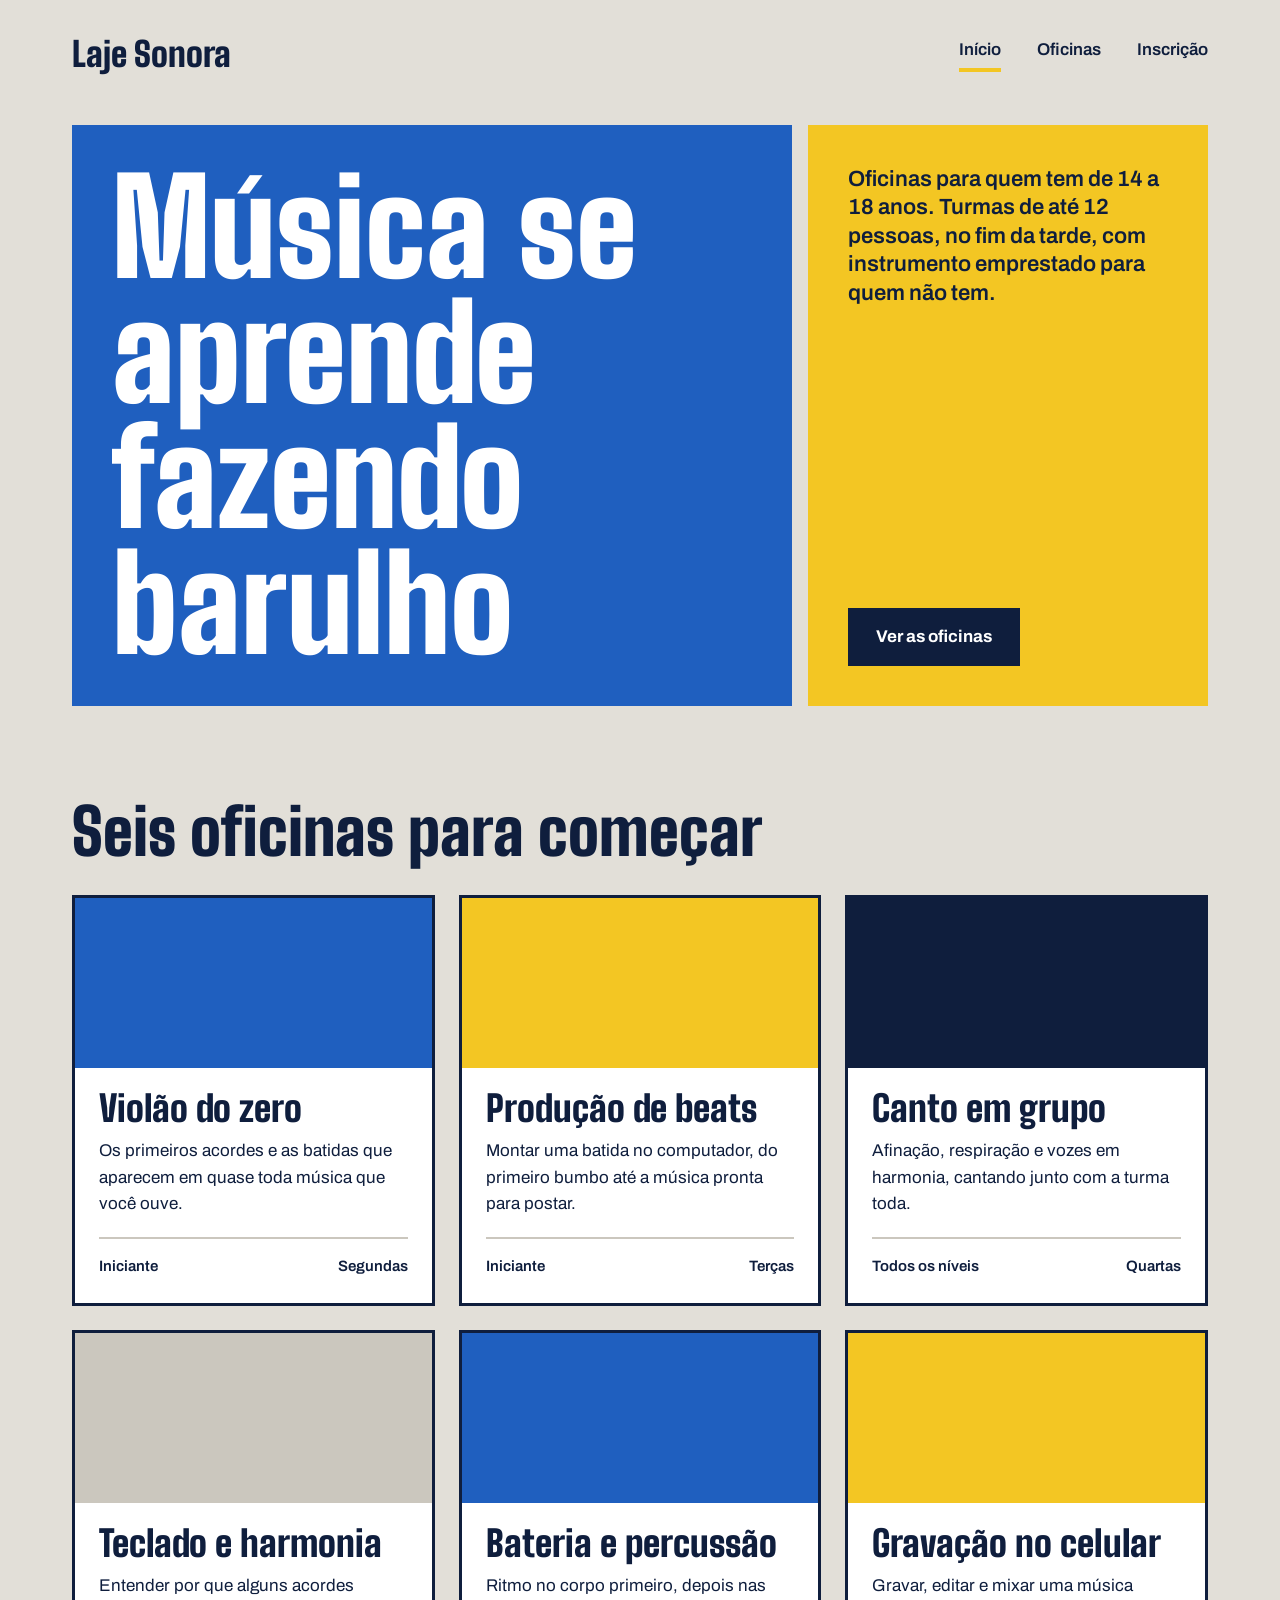
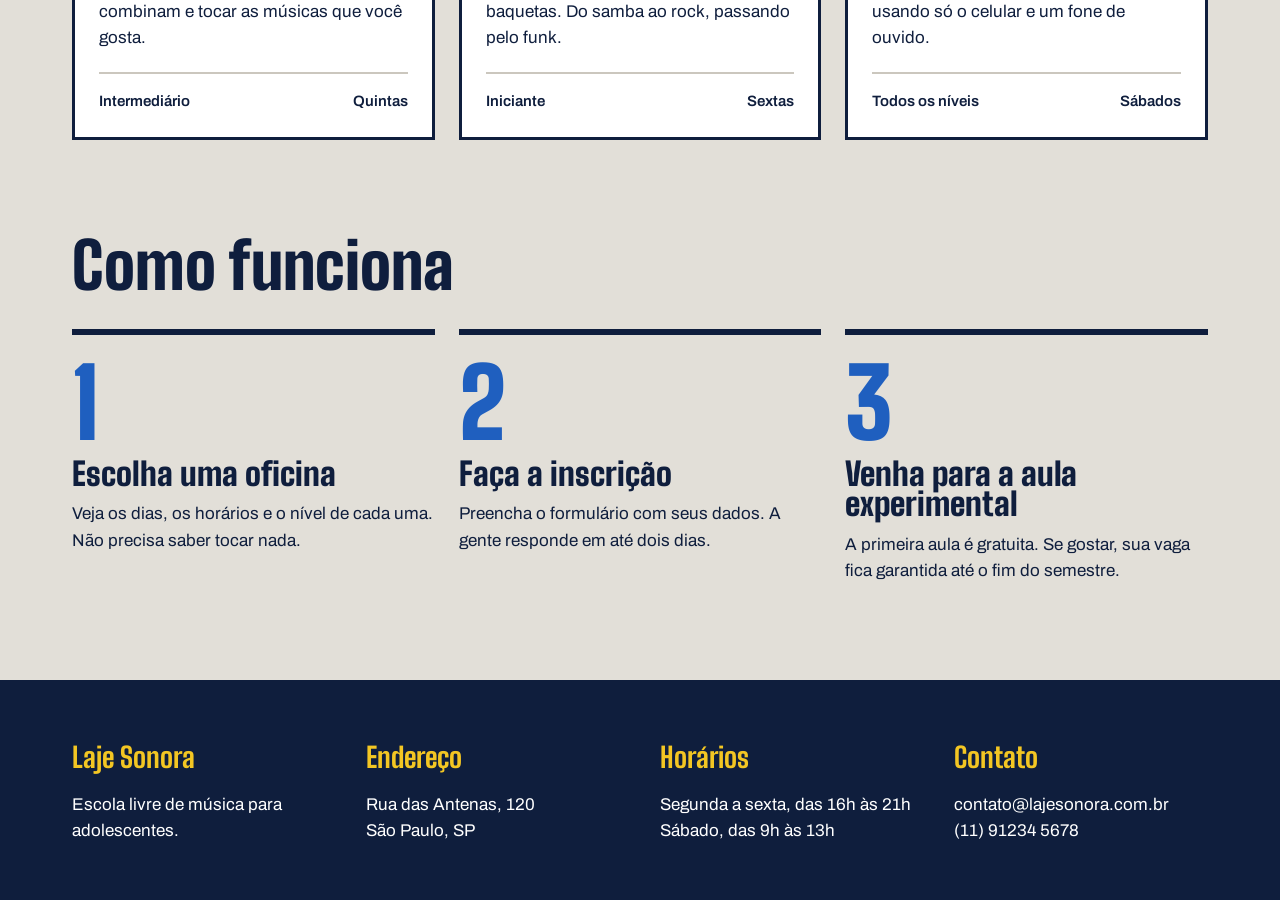
<file: index.html>
<!DOCTYPE html>
<html lang="pt-BR">
<head>
    <meta charset="UTF-8">
    <meta name="viewport" content="width=device-width, initial-scale=1.0">
    <title>Laje Sonora | Início</title>
    <link rel="preconnect" href="https://fonts.googleapis.com">
    <link rel="preconnect" href="https://fonts.gstatic.com" crossorigin>
    <link href="https://fonts.googleapis.com/css2?family=Archivo:wght@400;600;700&family=Big+Shoulders:opsz,wght@10..72,900&display=swap" rel="stylesheet">
    <link rel="stylesheet" href="index.css">
</head>
<body>
    <header class="conteudo topo">
        <a href="index.html" class="logo">Laje Sonora</a>

        <nav class="menu">
            <a href="index.html" class="atual">Início</a>
            <a href="oficinas.html">Oficinas</a>
            <a href="inscricao.html">Inscrição</a>
        </nav>
    </header>

    <main>
        <section class="conteudo cartazes">
            <div class="cartaz cartaz-principal">
                <h1>Música se aprende fazendo barulho</h1>  
            </div>
            <div class="cartaz cartaz-lateral">
                <p>Oficinas para quem tem de 14 a 18 anos. Turmas de até 12 pessoas, no fim da tarde, com instrumento emprestado para quem não tem.</p>
                <a href="oficinas.html" class="botao">Ver as oficinas</a>
            </div>
        </section>

        <section class="conteudo secao">
            <h2 class="titulo-secao">Seis oficinas para começar</h2>
            <div class="cards">
                <article class="card">
                    <div class="foto foto-azul"></div>
                    <div class="card-texto">
                        <h3>Violão do zero</h3>
                        <p>Os primeiros acordes e as batidas que aparecem em quase toda música que você ouve.</p>
                        <div class="card-info">
                            <span>Iniciante</span>
                            <span>Segundas</span>
                        </div>
                    </div>
                </article>

                <article class="card">
                    <div class="foto foto-amarela"></div>
                    <div class="card-texto">
                        <h3>Produção de beats</h3>
                        <p>Montar uma batida no computador, do primeiro bumbo até a música pronta para postar.</p>
                        <div class="card-info">
                            <span>Iniciante</span>
                            <span>Terças</span>
                        </div>
                    </div>
                </article>

                <article class="card">
                    <div class="foto foto-tinta"></div>
                    <div class="card-texto">
                        <h3>Canto em grupo</h3>
                        <p>Afinação, respiração e vozes em harmonia, cantando junto com a turma toda.</p>
                        <div class="card-info">
                            <span>Todos os níveis</span>
                            <span>Quartas</span>
                        </div>
                    </div>
                </article>

                <article class="card">
                    <div class="foto"></div>
                    <div class="card-texto">
                        <h3>Teclado e harmonia</h3>
                        <p>Entender por que alguns acordes combinam e tocar as músicas que você gosta.</p>
                        <div class="card-info">
                            <span>Intermediário</span>
                            <span>Quintas</span>
                        </div>
                    </div>
                </article>

                <article class="card">
                    <div class="foto foto-azul"></div>
                    <div class="card-texto">
                        <h3>Bateria e percussão</h3>
                        <p>Ritmo no corpo primeiro, depois nas baquetas. Do samba ao rock, passando pelo funk.</p>
                        <div class="card-info">
                            <span>Iniciante</span>
                            <span>Sextas</span>
                        </div>
                    </div>
                </article>

                <article class="card">
                    <div class="foto foto-amarela"></div>
                    <div class="card-texto">
                        <h3>Gravação no celular</h3>
                        <p>Gravar, editar e mixar uma música usando só o celular e um fone de ouvido.</p>
                        <div class="card-info">
                            <span>Todos os níveis</span>
                            <span>Sábados</span>
                        </div>
                    </div>
                </article>
            </div>
        </section>

        <section class="conteudo secao">
            <h2 class="titulo-secao">Como funciona</h2>
            <div class="passos">
                <div class="passo">
                    <p class="passo-numero">1</p>
                    <h3>Escolha uma oficina</h3>
                    <p>Veja os dias, os horários e o nível de cada uma. Não precisa saber tocar nada.</p>
                </div>

                <div class="passo">
                    <p class="passo-numero">2</p>
                    <h3>Faça a inscrição</h3>
                    <p>Preencha o formulário com seus dados. A gente responde em até dois dias.</p>
                </div>

                <div class="passo">
                    <p class="passo-numero">3</p>
                    <h3>Venha para a aula experimental</h3>
                    <p>A primeira aula é gratuita. Se gostar, sua vaga fica garantida até o fim do semestre.</p>
                </div>
            </div>
        </section>
    </main>

    <footer class="rodape">
        <div class="conteudo rodape-colunas">
            <div class="rodape-coluna">
                <h4>Laje Sonora</h4>
                <p>Escola livre de música para adolescentes.</p>
            </div>
            <div class="rodape-coluna">
                <h4>Endereço</h4>
                <p>Rua das Antenas, 120 <br> São Paulo, SP</p>
            </div>
            <div class="rodape-coluna">
                <h4>Horários</h4>
                <p>Segunda a sexta, das 16h às 21h <br> Sábado, das 9h às 13h</p>
            </div>
            <div class="rodape-coluna">
                <h4>Contato</h4>
                <p>contato@lajesonora.com.br <br> (11) 91234 5678</p>
            </div>
        </div>
    </footer>
</body>
</html>
</file>
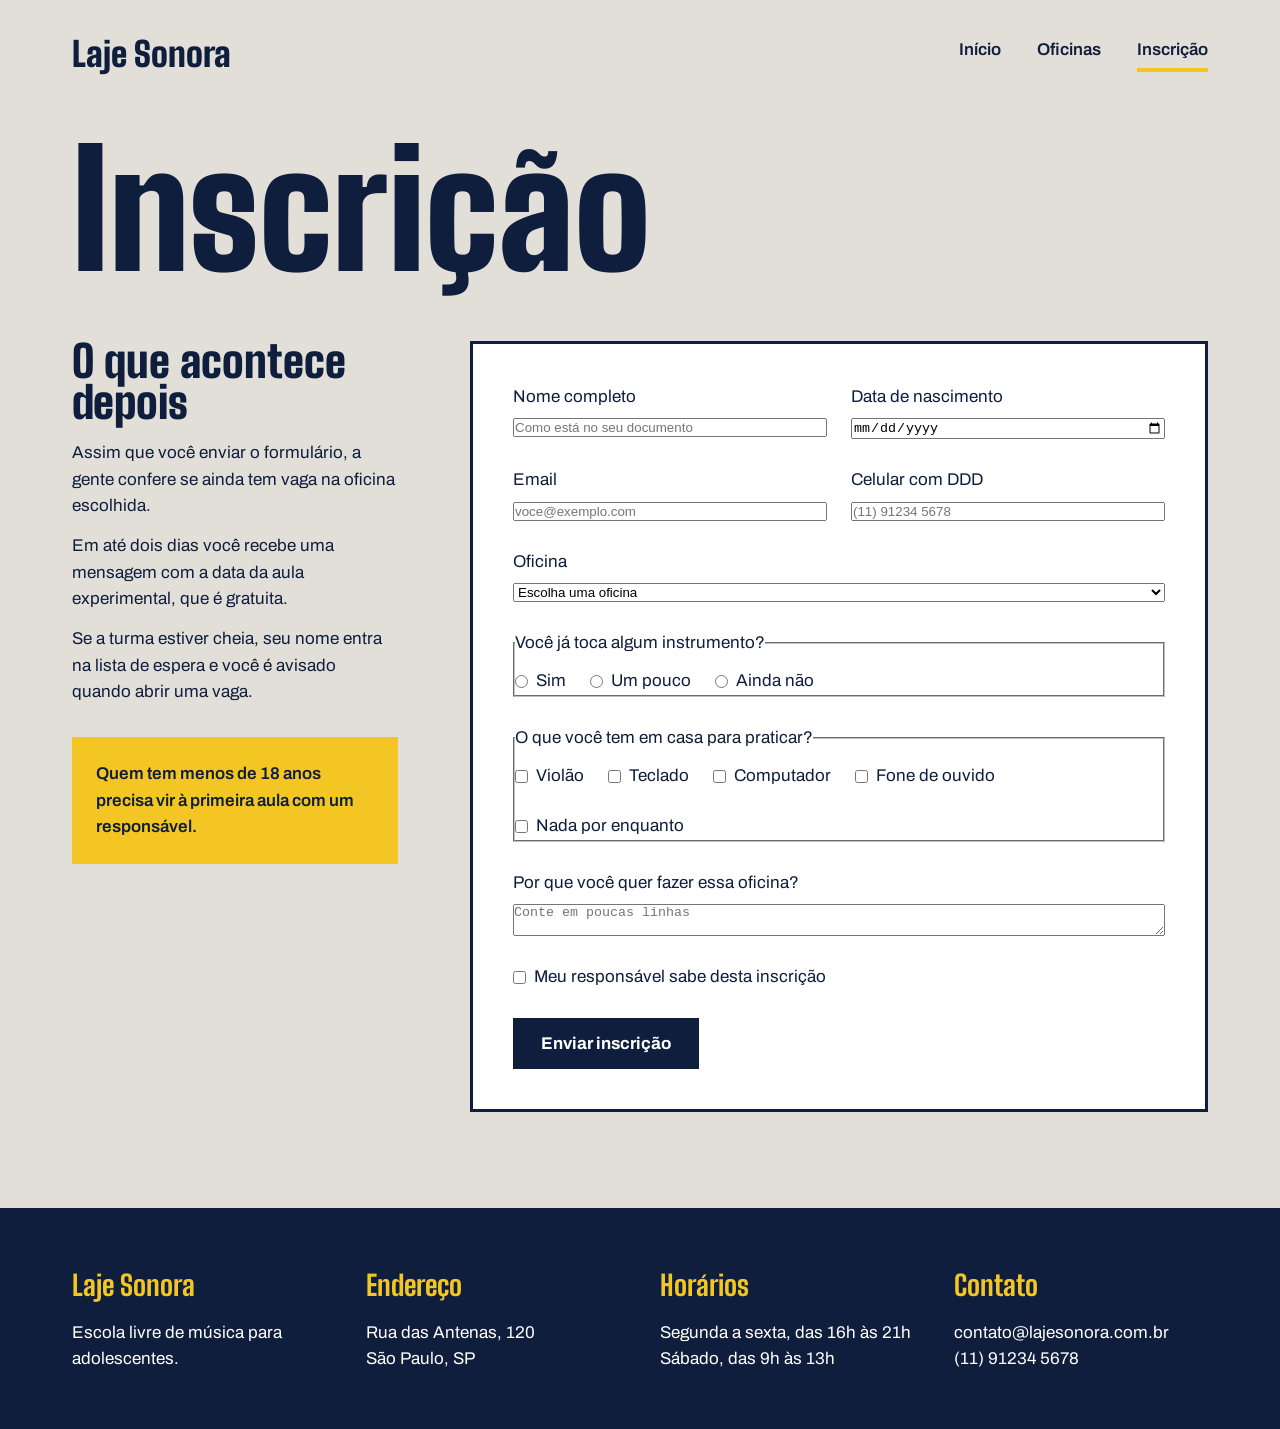
<file: inscricao.html>
<!DOCTYPE html>
<html lang="pt-BR">
<head>
    <meta charset="UTF-8">
    <meta name="viewport" content="width=device-width, initial-scale=1.0">
    <title>Laje Sonora | Inscrição</title>
    <link rel="preconnect" href="https://fonts.googleapis.com">
    <link rel="preconnect" href="https://fonts.gstatic.com" crossorigin>
    <link href="https://fonts.googleapis.com/css2?family=Archivo:wght@400;600;700&family=Big+Shoulders:opsz,wght@10..72,900&display=swap" rel="stylesheet">
    <link rel="stylesheet" href="inscricao.css">
</head>
<body>
    <header class="conteudo topo">
        <a href="index.html" class="logo">Laje Sonora</a>

        <nav class="menu">
            <a href="index.html">Início</a>
            <a href="oficinas.html">Oficinas</a>
            <a href="inscricao.html" class="atual">Inscrição</a>
        </nav>
    </header>

    <main class="conteudo">
        <h1 class="titulo-pagina">Inscrição</h1>

        <div class="inscricao">
            <section class="explicacao">
                <h2>O que acontece depois</h2>
                <p>Assim que você enviar o formulário, a gente confere se ainda tem vaga na oficina escolhida.</p>
                <p>Em até dois dias você recebe uma mensagem com a data da aula experimental, que é gratuita.</p>
                <p>Se a turma estiver cheia, seu nome entra na lista de espera e você é avisado quando abrir uma vaga.</p>
                <p class="aviso">Quem tem menos de 18 anos precisa vir à primeira aula com um responsável.</p>
            </section>

            <form class="formulario" action="#" method="post">
                <div class="linha">
                    <div class="campo">
                        <label for="nome">Nome completo</label>
                        <input type="text" id="nome" name="nome" placeholder="Como está no seu documento" required>
                    </div>

                    <div class="campo">
                        <label for="nascimento">Data de nascimento</label>
                        <input type="date" id="nascimento" name="nascimento" required>
                    </div>
                </div>

                <div class="linha">
                    <div class="campo">
                        <label for="email">Email</label>
                        <input type="email" id="email" name="email" placeholder="voce@exemplo.com" required>
                    </div>

                    <div class="campo">
                        <label for="telefone">Celular com DDD</label>
                        <input type="tel" id="telefone" name="telefone" placeholder="(11) 91234 5678" required>
                    </div>
                </div>

                <div class="campo">
                    <label for="oficina">Oficina</label>
                    <select id="oficina" name="oficina" required>
                        <option value="">Escolha uma oficina</option>
                        <option value="violao">Violão do zero</option>
                        <option value="beats">Produção de beats</option>
                        <option value="canto">Canto em grupo</option>
                        <option value="teclado">Teclado e harmonia</option>
                        <option value="bateria">Bateria e percussão</option>
                        <option value="gravacao">Gravação no celular</option>
                    </select>
                </div>

                <fieldset class="grupo">
                    <legend>Você já toca algum instrumento?</legend>
                    <div class="opcoes">
                        <div class="opcao">
                            <input type="radio" id="tocaSim" name="toca" value="sim">
                            <label for="tocaSim">Sim</label>
                        </div>

                        <div class="opcao">
                            <input type="radio" id="tocaPouco" name="toca" value="pouco">
                            <label for="tocaPouco">Um pouco</label>
                        </div>

                        <div class="opcao">
                            <input type="radio" id="tocaNao" name="toca" value="nao">
                            <label for="tocaNao">Ainda não</label>
                        </div>
                    </div>
                </fieldset>

                <fieldset class="grupo">
                    <legend>O que você tem em casa para praticar?</legend>
                    <div class="opcoes">
                        <div class="opcao">
                            <input type="checkbox" id="temViolao" name="tem" value="violao">
                            <label for="temViolao">Violão</label>
                        </div>

                        <div class="opcao">
                            <input type="checkbox" id="temTeclado" name="tem" value="teclado">
                            <label for="temTeclado">Teclado</label>
                        </div>

                        <div class="opcao">
                            <input type="checkbox" id="temComputador" name="tem" value="computador">
                            <label for="temComputador">Computador</label>
                        </div>

                        <div class="opcao">
                            <input type="checkbox" id="temFone" name="tem" value="fone">
                            <label for="temFone">Fone de ouvido</label>
                        </div>

                        <div class="opcao">
                            <input type="checkbox" id="temNada" name="tem" value="nada">
                            <label for="temNada">Nada por enquanto</label>
                        </div>
                    </div>
                </fieldset>

                <div class="campo">
                    <label for="motivo">Por que você quer fazer essa oficina?</label>
                    <textarea id="motivo" name="motivo" placeholder="Conte em poucas linhas"></textarea>
                </div>

                <div class="opcao">
                    <input type="checkbox" id="responsavel" name="responsavel" required>
                    <label for="responsavel">Meu responsável sabe desta inscrição</label>
                </div>

                <div>
                    <button type="submit" class="botao">Enviar inscrição</button>
                </div>
            </form>
        </div>
    </main>

    <footer class="rodape">
        <div class="conteudo rodape-colunas">
            <div class="rodape-coluna">
                <h4>Laje Sonora</h4>
                <p>Escola livre de música para adolescentes.</p>
            </div>
            <div class="rodape-coluna">
                <h4>Endereço</h4>
                <p>Rua das Antenas, 120 <br> São Paulo, SP</p>
            </div>
            <div class="rodape-coluna">
                <h4>Horários</h4>
                <p>Segunda a sexta, das 16h às 21h <br> Sábado, das 9h às 13h</p>
            </div>
            <div class="rodape-coluna">
                <h4>Contato</h4>
                <p>contato@lajesonora.com.br <br> (11) 91234 5678</p>
            </div>
        </div>
    </footer>
</body>
</html>
</file>
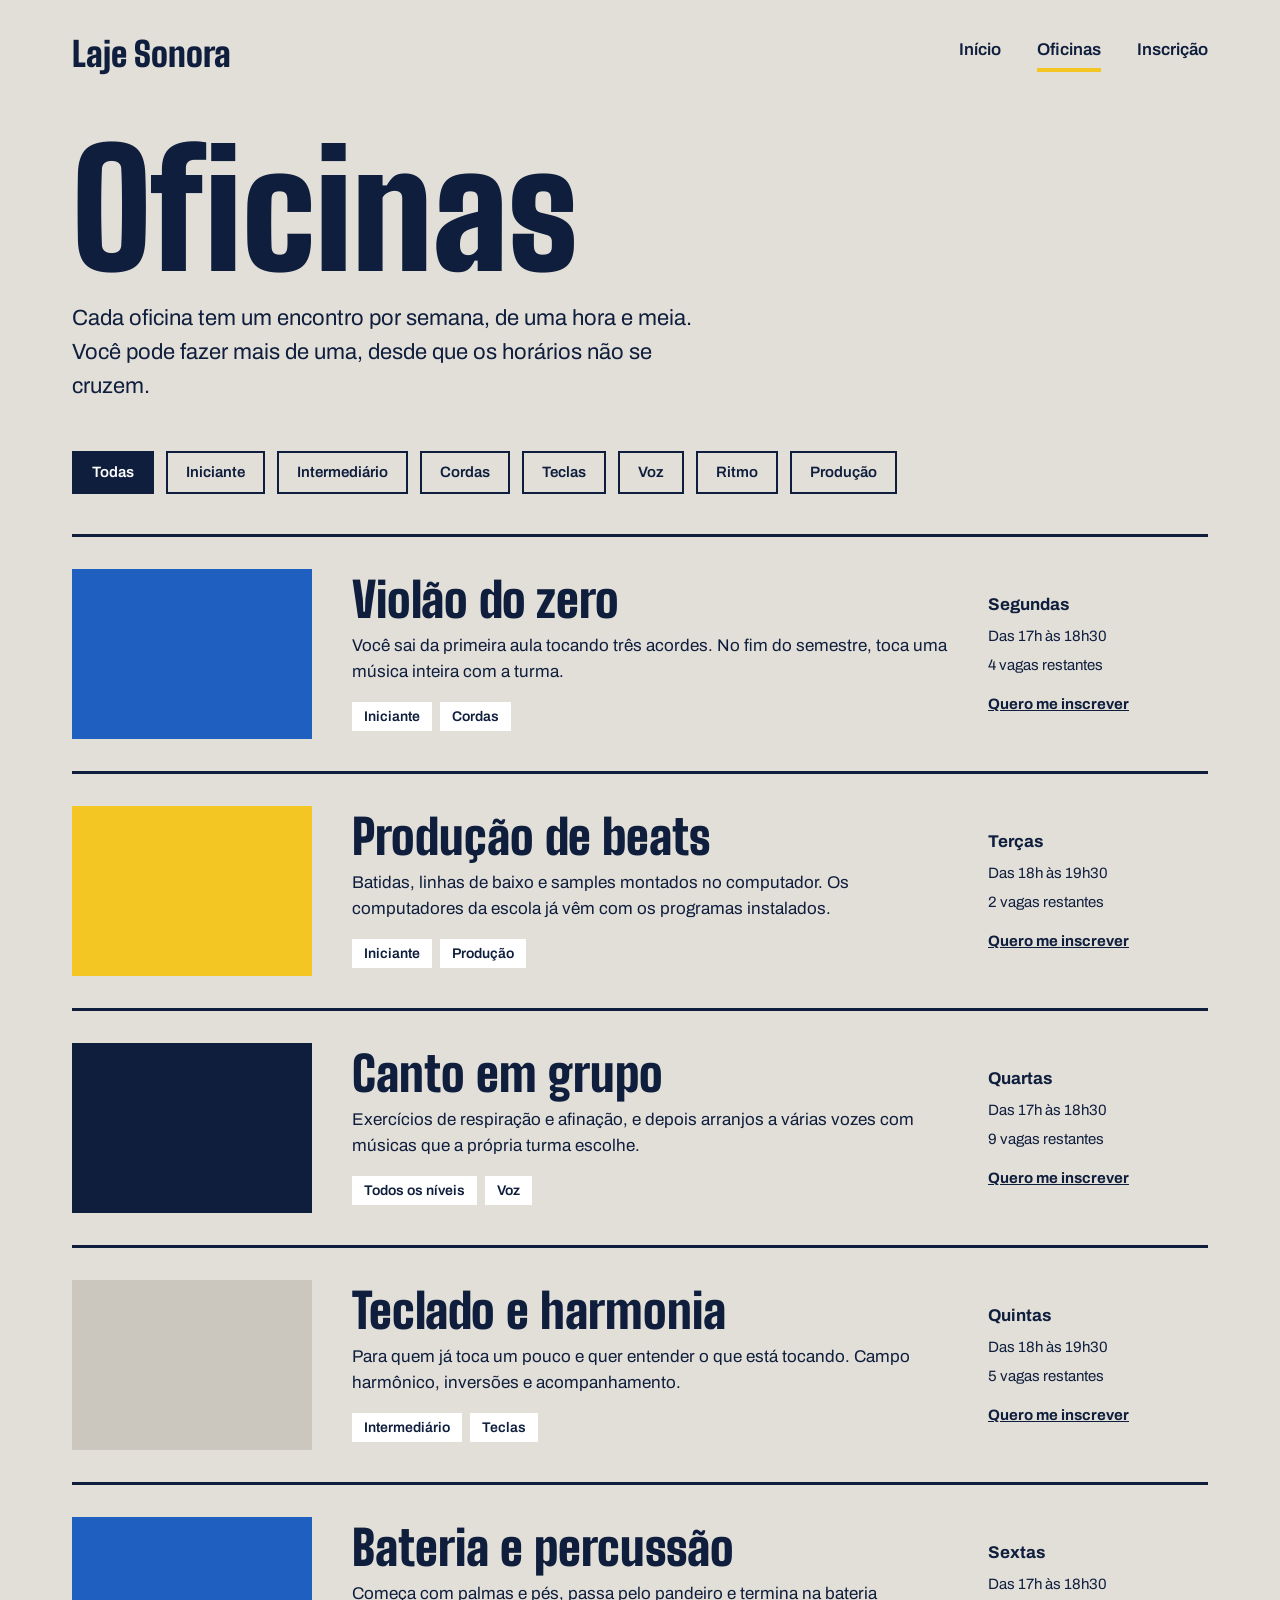
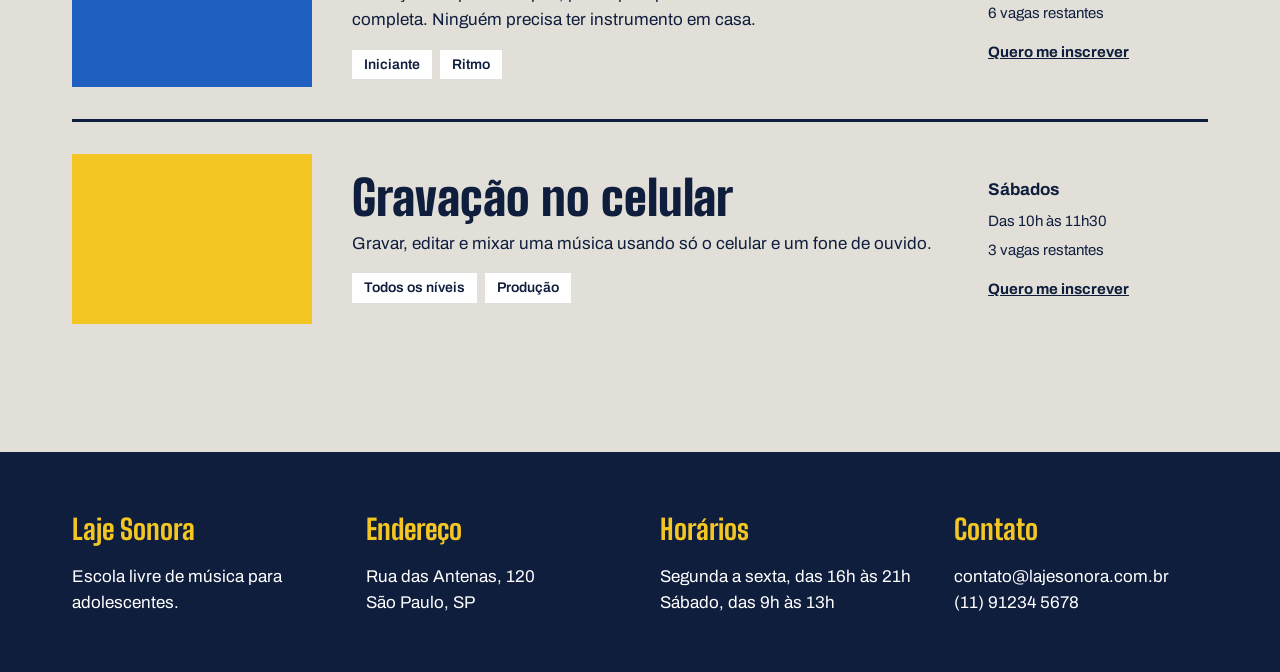
<file: oficinas.html>
<!DOCTYPE html>
<html lang="pt-BR">
<head>
    <meta charset="UTF-8">
    <meta name="viewport" content="width=device-width, initial-scale=1.0">
    <title>Laje Sonora | Oficinas</title>
    <link rel="preconnect" href="https://fonts.googleapis.com">
    <link rel="preconnect" href="https://fonts.gstatic.com" crossorigin>
    <link href="https://fonts.googleapis.com/css2?family=Archivo:wght@400;600;700&family=Big+Shoulders:opsz,wght@10..72,900&display=swap" rel="stylesheet">
    <link rel="stylesheet" href="oficinas.css">
</head>
<body>
    <header class="conteudo topo">
        <a href="index.html" class="logo">Laje Sonora</a>

        <nav class="menu">
            <a href="index.html">Início</a>
            <a href="oficinas.html" class="atual">Oficinas</a>
            <a href="inscricao.html">Inscrição</a>
        </nav>
    </header>

    <main class="conteudo">
        <h1 class="titulo-pagina">Oficinas</h1>
        <p class="subtitulo-pagina">Cada oficina tem um encontro por semana, de uma hora e meia. Você pode fazer mais de uma, desde que os horários não se cruzem.</p>

        <div class="filtros">
            <span class="filtro ativo">Todas</span>
            <span class="filtro">Iniciante</span>
            <span class="filtro">Intermediário</span>
            <span class="filtro">Cordas</span>
            <span class="filtro">Teclas</span>
            <span class="filtro">Voz</span>
            <span class="filtro">Ritmo</span>
            <span class="filtro">Produção</span>
        </div>

        <div class="lista">
            <article class="oficina">
                <div class="foto foto-azul"></div>
                <div class="oficina-texto">
                    <h2>Violão do zero</h2>
                    <p>Você sai da primeira aula tocando três acordes. No fim do semestre, toca uma música inteira com a turma.</p>
                    <div class="etiquetas">
                        <span class="etiqueta">Iniciante</span>
                        <span class="etiqueta">Cordas</span>
                    </div>
                </div>
                <div class="oficina-detalhes">
                    <strong>Segundas</strong>
                    <span>Das 17h às 18h30</span>
                    <span>4 vagas restantes</span>
                    <a href="inscricao.html">Quero me inscrever</a>
                </div>
            </article>

            <article class="oficina">
                <div class="foto foto-amarela"></div>
                <div class="oficina-texto">
                    <h2>Produção de beats</h2>
                    <p>Batidas, linhas de baixo e samples montados no computador. Os computadores da escola já vêm com os programas instalados.</p>
                    <div class="etiquetas">
                        <span class="etiqueta">Iniciante</span>
                        <span class="etiqueta">Produção</span>
                    </div>
                </div>
                <div class="oficina-detalhes">
                    <strong>Terças</strong>
                    <span>Das 18h às 19h30</span>
                    <span>2 vagas restantes</span>
                    <a href="inscricao.html">Quero me inscrever</a>
                </div>
            </article>

            <article class="oficina">
                <div class="foto foto-tinta"></div>
                <div class="oficina-texto">
                    <h2>Canto em grupo</h2>
                    <p>Exercícios de respiração e afinação, e depois arranjos a várias vozes com músicas que a própria turma escolhe.</p>
                    <div class="etiquetas">
                        <span class="etiqueta">Todos os níveis</span>
                        <span class="etiqueta">Voz</span>
                    </div>
                </div>
                <div class="oficina-detalhes">
                    <strong>Quartas</strong>
                    <span>Das 17h às 18h30</span>
                    <span>9 vagas restantes</span>
                    <a href="inscricao.html">Quero me inscrever</a>
                </div>
            </article>

            <article class="oficina">
                <div class="foto"></div>
                <div class="oficina-texto">
                    <h2>Teclado e harmonia</h2>
                    <p>Para quem já toca um pouco e quer entender o que está tocando. Campo harmônico, inversões e acompanhamento.</p>
                    <div class="etiquetas">
                        <span class="etiqueta">Intermediário</span>
                        <span class="etiqueta">Teclas</span>
                    </div>
                </div>
                <div class="oficina-detalhes">
                    <strong>Quintas</strong>
                    <span>Das 18h às 19h30</span>
                    <span>5 vagas restantes</span>
                    <a href="inscricao.html">Quero me inscrever</a>
                </div>
            </article>

            <article class="oficina">
                <div class="foto foto-azul"></div>
                <div class="oficina-texto">
                    <h2>Bateria e percussão</h2>
                    <p>Começa com palmas e pés, passa pelo pandeiro e termina na bateria completa. Ninguém precisa ter instrumento em casa.</p>
                    <div class="etiquetas">
                        <span class="etiqueta">Iniciante</span>
                        <span class="etiqueta">Ritmo</span>
                    </div>
                </div>
                <div class="oficina-detalhes">
                    <strong>Sextas</strong>
                    <span>Das 17h às 18h30</span>
                    <span>6 vagas restantes</span>
                    <a href="inscricao.html">Quero me inscrever</a>
                </div>
            </article>

            <article class="oficina">
                <div class="foto foto-amarela"></div>
                <div class="oficina-texto">
                    <h2>Gravação no celular</h2>
                    <p>Gravar, editar e mixar uma música usando só o celular e um fone de ouvido.</p>
                    <div class="etiquetas">
                        <span class="etiqueta">Todos os níveis</span>
                        <span class="etiqueta">Produção</span>
                    </div>
                </div>
                <div class="oficina-detalhes">
                    <strong>Sábados</strong>
                    <span>Das 10h às 11h30</span>
                    <span>3 vagas restantes</span>
                    <a href="inscricao.html">Quero me inscrever</a>
                </div>
            </article>
        </div>
    </main>

    <footer class="rodape">
        <div class="conteudo rodape-colunas">
            <div class="rodape-coluna">
                <h4>Laje Sonora</h4>
                <p>Escola livre de música para adolescentes.</p>
            </div>
            <div class="rodape-coluna">
                <h4>Endereço</h4>
                <p>Rua das Antenas, 120 <br> São Paulo, SP</p>
            </div>
            <div class="rodape-coluna">
                <h4>Horários</h4>
                <p>Segunda a sexta, das 16h às 21h <br> Sábado, das 9h às 13h</p>
            </div>
            <div class="rodape-coluna">
                <h4>Contato</h4>
                <p>contato@lajesonora.com.br <br> (11) 91234 5678</p>
            </div>
        </div>
    </footer>
</body>
</html>
</file>
<file: index.css>
* {
    margin: 0;
    padding: 0;
    box-sizing: border-box;
}
  
:root {
    --concreto: #E2DFD8;
    --concreto-escuro: #CBC7BE;
    --tinta: #0F1E3D;
    --caixa-dagua: #1F5FBF;
    --fita: #F3C623;
    --branco: #FFFFFF;
    --fonte-cartaz: "Big Shoulders", "Arial Narrow", sans-serif;
    --fonte-texto: "Archivo", Arial, sans-serif;
}
  
body {
    background-color: var(--concreto);
    color: var(--tinta);
    font-family: var(--fonte-texto);
    font-size: 17px;
    line-height: 1.55;
}

a {
    color: inherit;
    text-decoration: none;
}
  
h1, h2, h3 {
    font-family: var(--fonte-cartaz);
    font-weight: 900;
    line-height: 0.95;
}

.conteudo {
    max-width: 1200px;
    margin-inline: auto;
    padding-inline: 32px;
}

.topo {
    padding-block: 28px;
    display: flex;
    justify-content: space-between;
    align-items: center;
}

.logo {
    font-family: var(--fonte-cartaz);
    font-size: 34px;
    font-weight: 900;
    text-decoration: none;
}

.menu {
    display: flex;
    gap: 36px;
}

.menu a {
    font-weight: 600;
    text-decoration: none;
    padding-bottom: 4px;
    border-bottom: 4px solid transparent;
}

.menu a:hover {
    border-bottom-color: var(--tinta);
} 

.menu a.atual {
    border-bottom-color: var(--fita);
}

.cartazes {
    margin-top: 16px;
    display: flex;
    gap: 16px;
}

.cartaz {
    padding: 40px;
}

.cartaz-principal {
    background-color: var(--caixa-dagua);
    color: var(--branco);
    flex: 2;
}

.cartaz-principal h1 {
    font-size: 132px;
    max-width: 9ch;
}

.cartaz-lateral {
    background-color: var(--fita);
    flex: 1;
    display: flex;
    flex-direction: column;
    justify-content: space-between;
    gap: 32px;
    align-items: flex-start;
}

.cartaz-lateral p {
    font-size: 22px;
    font-weight: 600;
    line-height: 1.3;
}

.botao {
    background-color: var(--tinta);
    color: var(--branco);
    font-weight: 700;
    text-decoration: none;
    padding: 16px 28px;
    border: none;
    font-family: var(--fonte-texto);
    font-size: 17px;
    cursor: pointer;
}

.botao:hover {
    background-color: var(--caixa-dagua);
}

.secao {
    margin-top: 96px;
}
  
.titulo-secao {
    font-size: 64px; 
    margin-bottom: 32px; 
}
  
.cards {
    display: flex;
    flex-wrap: wrap; 
    gap: 24px; 
}
  
.card {
    background-color: var(--branco); 
    border: 3px solid var(--tinta);
    flex: 1 1 340px; 
}
  
.card .foto {
    height: 170px; 
}
  
.foto {
    background-color: var(--concreto-escuro); 
}

.foto-azul {
    background-color: var(--caixa-dagua);
}

.foto-amarela {
    background-color: var(--fita);
}

.foto-tinta {
    background-color: var(--tinta);
}
  
.card-texto {
    padding: 24px; 
}
  
.card h3 {
    font-size: 36px; 
    margin-bottom: 12px; 
}
  
.card-info {
    margin-top: 20px; 
    padding-top: 16px; 
    border-top: 2px solid var(--concreto-escuro);
    font-weight: 600;
    font-size: 15px;  
    display: flex;
    justify-content: space-between; 
}

.passos {
    display: flex;
    gap: 24px;
}

.passo {
    border-top: 6px solid var(--tinta);
    padding-top: 20px;
    flex: 1;
}

.passo-numero {
    font-family: var(--fonte-cartaz);
    font-size: 96px;
    font-weight: 900;
    line-height: 1;
    color: var(--caixa-dagua);
}

.passo h3 {
    font-size: 32px;
    margin-block: 8px 12px;
}

.rodape {
    background-color: var(--tinta);
    color: var(--branco);
    margin-top: 96px;
    padding-block: 56px;
}

.rodape-colunas {
    display: flex;
    gap: 40px;
}

.rodape-coluna {
    flex: 1;
}

.rodape h4 {
    font-family: var(--fonte-cartaz);
    font-size: 28px;
    color: var(--fita);
    margin-bottom: 12px;
}
</file>
<file: inscricao.css>
* {
    margin: 0;
    padding: 0;
    box-sizing: border-box;
}

:root {
    --concreto: #E2DFD8;
    --concreto-escuro: #CBC7BE;
    --tinta: #0F1E3D;
    --caixa-dagua: #1F5FBF;
    --fita: #F3C623;
    --branco: #FFFFFF;
    --fonte-cartaz: "Big Shoulders", "Arial Narrow", sans-serif;
    --fonte-texto: "Archivo", Arial, sans-serif;
}

body {
    background-color: var(--concreto);
    color: var(--tinta);
    font-family: var(--fonte-texto);
    font-size: 17px;
    line-height: 1.55;
}

a {
    color: inherit;
}

h1, h2, h3 {
    font-family: var(--fonte-cartaz);
    font-weight: 900;
    line-height: 0.95;
}

.conteudo {
    max-width: 1200px;
    margin-inline: auto;
    padding-inline: 32px;
}

.topo {
    padding-block: 28px;
    display: flex;
    justify-content: space-between;
    align-items: center;
}

.logo {
    font-family: var(--fonte-cartaz);
    font-size: 34px;
    font-weight: 900;
    text-decoration: none;
}

.menu {
    display: flex;
    gap: 36px;
}

.menu a {
    font-weight: 600;
    text-decoration: none;
    padding-bottom: 4px;
    border-bottom: 4px solid transparent;
}

.menu a:hover {
    border-bottom-color: var(--tinta);
}

.menu a.atual {
    border-bottom-color: var(--fita);
}

.rodape {
    background-color: var(--tinta);
    color: var(--branco);
    margin-top: 96px;
    padding-block: 56px;
}

.rodape-colunas {
    display: flex;
    gap: 40px;
}

.rodape-coluna {
    flex: 1;
}

.rodape h4 {
    font-family: var(--fonte-cartaz);
    font-size: 28px;
    color: var(--fita);
    margin-bottom: 12px;
}

.titulo-pagina {
    font-size: 160px;
    margin-top: 24px;
}

.botao {
    background-color: var(--tinta);
    color: var(--branco);
    font-weight: 700;
    text-decoration: none;
    padding: 16px 28px;
    border: none;
    font-family: var(--fonte-texto);
    font-size: 17px;
    cursor: pointer;
}

.botao:hover {
    background-color: var(--caixa-dagua);
}

.inscricao {
    margin-top: 56px;
    display: flex;
    gap: 72px;
}

.explicacao {
    flex: 1;
}

.explicacao h2 {
    font-size: 44px;
    margin-bottom: 16px;
}

.explicacao p + p {
    margin-top: 14px;
}

.explicacao .aviso {
    margin-top: 32px;
    padding: 24px;
    background-color: var(--fita);
    font-weight: 600;
}

.formulario {
    background-color: var(--branco);
    border: 3px solid var(--tinta);
    padding: 40px;
    flex: 2;
    display: flex;
    flex-direction: column;
    gap: 28px;
}

.linha {
    display: flex;
    gap: 24px;
}

.campo {
    flex: 1;
    display: flex;
    flex-direction: column;
    gap: 8px;
}

.grupo legend {
    margin-bottom: 12px;
}

.opcoes {
    display: flex;
    flex-wrap: wrap;
    gap: 24px;
}

.opcao {
    display: flex;
    align-items: center;
    gap: 8px;
}
</file>
<file: oficinas.css>
* {
    margin: 0;
    padding: 0;
    box-sizing: border-box;
}

:root {
    --concreto: #E2DFD8;
    --concreto-escuro: #CBC7BE;
    --tinta: #0F1E3D;
    --caixa-dagua: #1F5FBF;
    --fita: #F3C623;
    --branco: #FFFFFF;
    --fonte-cartaz: "Big Shoulders", "Arial Narrow", sans-serif;
    --fonte-texto: "Archivo", Arial, sans-serif;
}

body {
    background-color: var(--concreto);
    color: var(--tinta);
    font-family: var(--fonte-texto);
    font-size: 17px;
    line-height: 1.55;
}

a {
    color: inherit;
}
  
h1, h2, h3 {
    font-family: var(--fonte-cartaz);
    font-weight: 900;
    line-height: 0.95;
}

.conteudo {
    max-width: 1200px;
    margin-inline: auto;
    padding-inline: 32px;
}

.topo {
    padding-block: 28px;
    display: flex;
    justify-content: space-between;
    align-items: center;
}

.logo {
    font-family: var(--fonte-cartaz);
    font-size: 34px;
    font-weight: 900;
    text-decoration: none;
}

.menu {
    display: flex;
    gap: 36px;
}

.menu a {
    font-weight: 600;
    text-decoration: none;
    padding-bottom: 4px;
    border-bottom: 4px solid transparent;
}

.menu a:hover {
    border-bottom-color: var(--tinta);
} 

.menu a.atual {
    border-bottom-color: var(--fita);
}

.foto {
    background-color: var(--concreto-escuro); 
}

.foto-azul {
    background-color: var(--caixa-dagua);
}

.foto-amarela {
    background-color: var(--fita);
}

.foto-tinta {
    background-color: var(--tinta);
}

.rodape {
    background-color: var(--tinta);
    color: var(--branco);
    margin-top: 96px;
    padding-block: 56px;
}

.rodape-colunas {
    display: flex;
    gap: 40px;
}

.rodape-coluna {
    flex: 1;
}

.rodape h4 {
    font-family: var(--fonte-cartaz);
    font-size: 28px;
    color: var(--fita);
    margin-bottom: 12px;
}

.titulo-pagina {
    font-size: 160px;
    margin-top: 24px;
}

.subtitulo-pagina {
    font-size: 22px;
    max-width: 640px;
    margin-top: 16px;
}

.filtros {
    margin-top: 48px;
    display: flex;
    flex-wrap: wrap;
    gap: 12px;
}

.filtro {
    border: 2px solid var(--tinta);
    padding: 8px 18px;
    font-weight: 600;
    font-size: 15px;
}

.filtro.ativo {
    background-color: var(--tinta);
    color: var(--branco);
}

.lista {
    margin-top: 40px;
}

.oficina {
    padding-block: 32px;
    border-top: 3px solid var(--tinta);
    display: flex;
    align-items: center;
    gap: 40px;
}

.oficina .foto {
    width: 240px;
    height: 170px;
    flex-shrink: 0;
  }
  
  .oficina-texto {
    flex: 1;
  }
  
  .oficina h2 {
    font-size: 48px;
    margin-bottom: 10px;
  }
  
  .etiquetas {
    margin-top: 16px;
    display: flex;
    gap: 8px;
  }
  
  .etiqueta {
    background-color: #ffffff;
    padding: 4px 12px;
    font-size: 14px;
    font-weight: 600;
  }
  
  .oficina-detalhes {
    width: 220px;
    font-size: 15px;
    display: flex;
    flex-direction: column;
    gap: 6px;
  }
  
  .oficina-detalhes strong {
    font-size: 17px;
  }
  
  .oficina-detalhes a {
    margin-top: 10px;
    font-weight: 700;
  }
</file>
